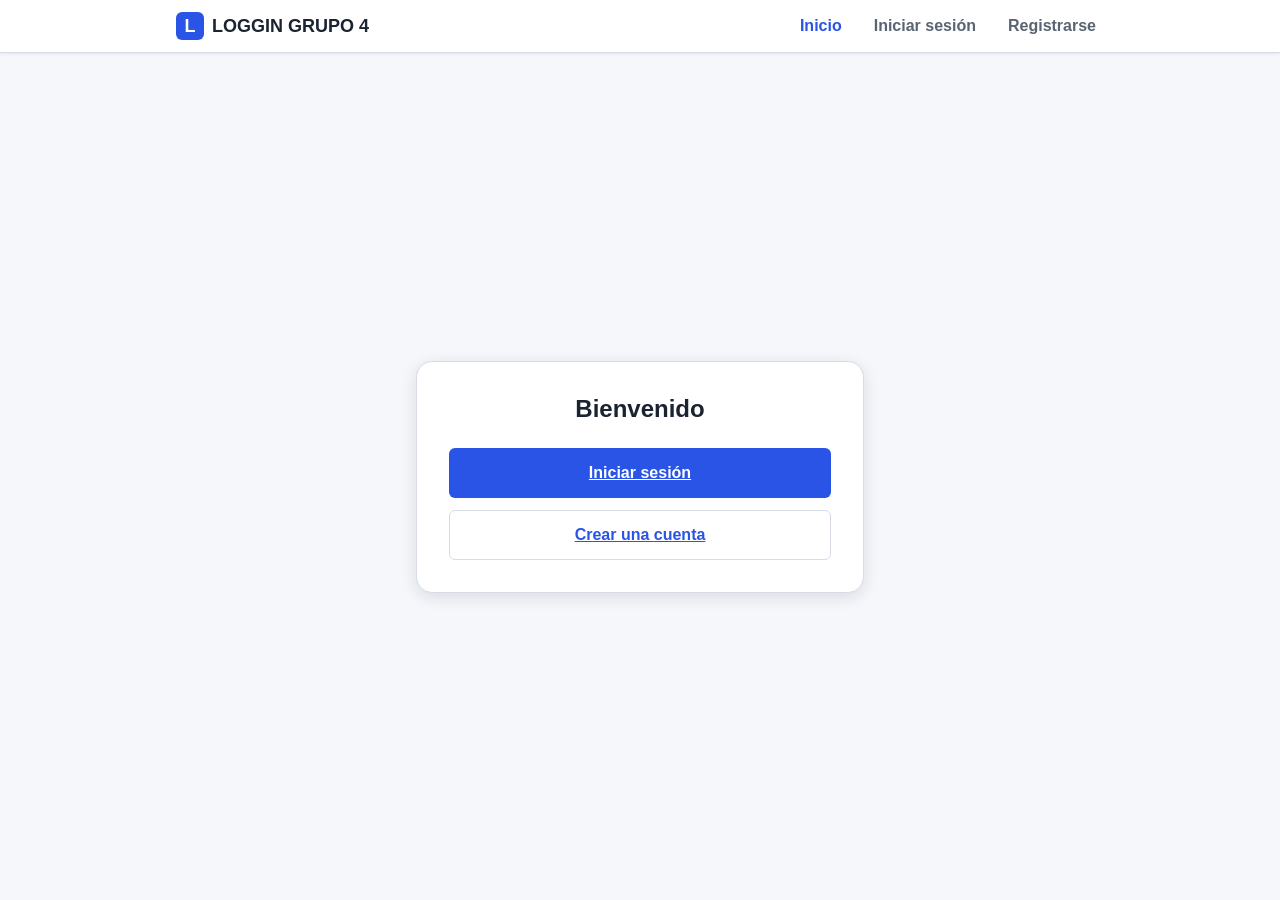
<file: frontend/index.html>
<!doctype html>
<html lang="es">
<head>
  <meta charset="UTF-8" />
  <meta name="viewport" content="width=device-width, initial-scale=1" />
  <title>LOGGIN GRUPO 4</title>
  <meta name="description" content="Plataforma base de microservicios: inicio" />
  <link rel="stylesheet" href="css/styles.css" />
</head>
<body>
  <a class="skip-link" href="#contenido-principal">Saltar al contenido principal</a>

  <div class="app-shell">
    <header class="navbar">
      <nav class="navbar__inner" aria-label="Navegación principal">
        <a class="navbar__brand" href="index.html">
          <span class="navbar__brand-icon" aria-hidden="true">L</span>
          LOGGIN GRUPO 4
        </a>
        <ul class="navbar__links">
          <li><a href="index.html" aria-current="page">Inicio</a></li>
          <li><a href="login.html">Iniciar sesión</a></li>
          <li><a href="registro.html">Registrarse</a></li>
        </ul>
      </nav>
    </header>

    <main id="contenido-principal" class="main-content">
      <div class="container">
        <section class="card">
          <div class="card__header">
            <h1 class="card__title">Bienvenido</h1>
          </div>

          <div class="stack">
            <a class="btn btn-primary" href="login.html">
              <span class="btn-label">Iniciar sesión</span>
            </a>
            <a class="btn btn-secondary" href="registro.html">
              <span class="btn-label">Crear una cuenta</span>
            </a>
          </div>
        </section>
      </div>
    </main>
  </div>
</body>
</html>
</file>
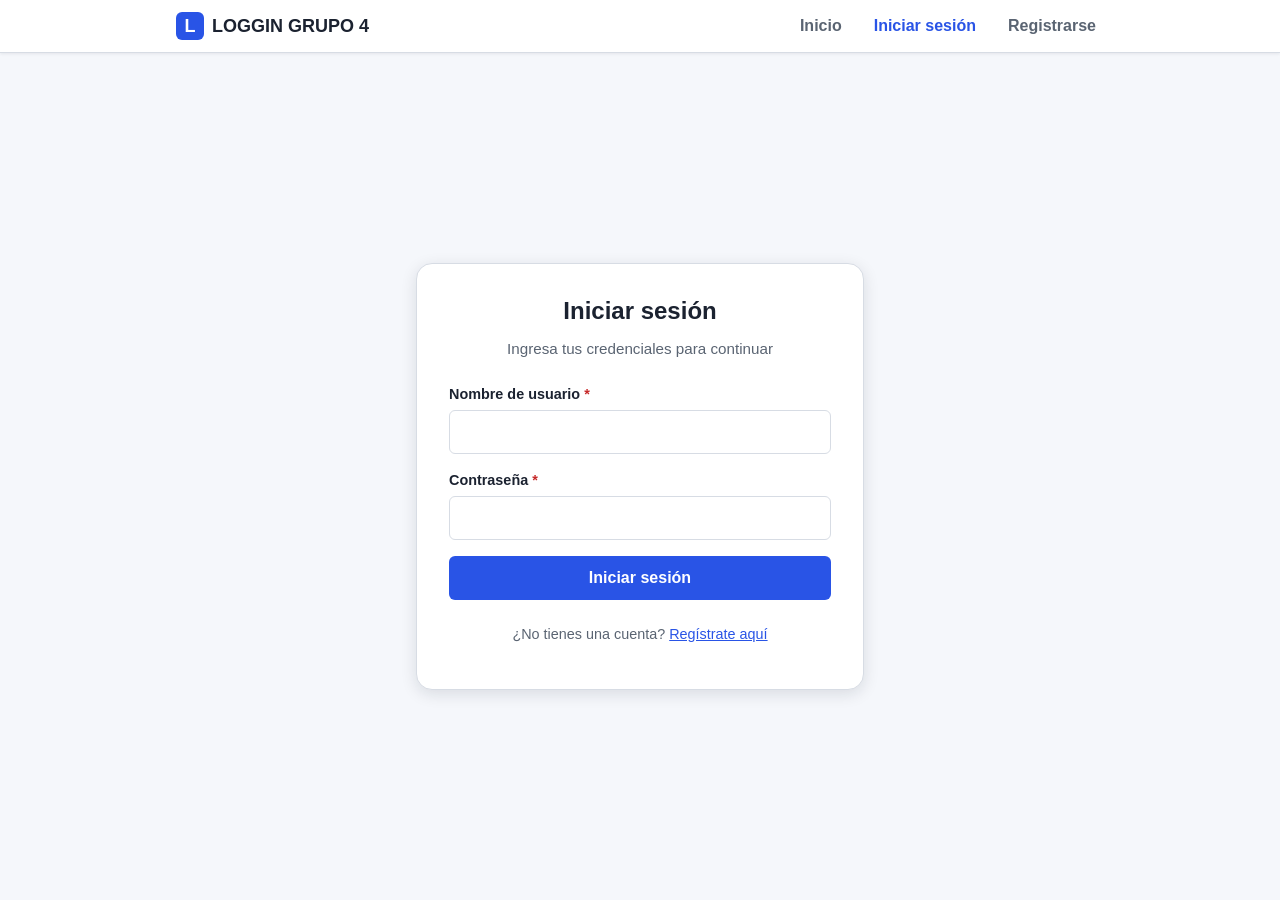
<file: frontend/admin-roles.html>
<!doctype html>
<html lang="es">
<head>
  <meta charset="UTF-8" />
  <meta name="viewport" content="width=device-width, initial-scale=1" />
  <title>Administrar roles · LOGGIN GRUPO 4</title>
  <meta name="description" content="Crear roles y asignarlos a usuarios" />
  <link rel="stylesheet" href="css/styles.css" />
</head>
<body>
  <a class="skip-link" href="#contenido-principal">Saltar al contenido principal</a>

  <div class="app-shell">
    <header class="navbar">
      <nav class="navbar__inner" aria-label="Navegación principal">
        <a class="navbar__brand" href="index.html">
          <span class="navbar__brand-icon" aria-hidden="true">L</span>
          LOGGIN GRUPO 4
        </a>
        <ul class="navbar__links">
          <li><a href="index.html">Inicio</a></li>
          <li><a href="perfil.html">Mi perfil</a></li>
          <li><a href="admin-roles.html" aria-current="page">Administrar roles</a></li>
        </ul>
      </nav>
    </header>

    <main id="contenido-principal" class="main-content">
      <div class="container">
        <section class="card" aria-labelledby="crear-rol-title">
          <div class="card__header">
            <h2 id="crear-rol-title" class="card__title">Crear rol</h2>
          </div>

          <form id="crear-rol-form" novalidate>
            <div class="form-field">
              <label class="form-label" for="rol-nombre">
                Nombre del rol <span class="required" aria-hidden="true">*</span>
              </label>
              <input class="form-input" type="text" id="rol-nombre" name="rol-nombre" required />
              <p class="form-error" id="rol-nombre-error" role="alert"></p>
            </div>

            <div class="form-field">
              <label class="form-label" for="rol-descripcion">Descripción</label>
              <input class="form-input" type="text" id="rol-descripcion" name="rol-descripcion" />
            </div>

            <button class="btn btn-primary" type="submit" id="crear-rol-submit">
              <span class="btn-label">Crear rol</span>
              <span class="spinner" aria-hidden="true"></span>
            </button>
          </form>
        </section>

        <section class="card" aria-labelledby="usuarios-title">
          <div class="card__header">
            <h2 id="usuarios-title" class="card__title">Usuarios y sus roles</h2>
          </div>

          <div id="usuarios-contenido" class="stack">
            <p>Cargando...</p>
          </div>
        </section>
      </div>
    </main>
  </div>

  <script src="js/app.js"></script>
  <script>
    const token = sessionStorage.getItem("token");
    let rolesDisponibles = [];

    if (!token) {
      window.location.href = "login.html";
    } else {
      verificarAcceso();
    }

    async function verificarAcceso() {
      try {
        const perfil = await apiRequest("/auth/me", {
          headers: { Authorization: `Bearer ${token}` },
        });
        if (!perfil.roles.includes("ADMIN")) {
          showToast("No tienes permisos de administrador.", "error");
          window.location.href = "perfil.html";
          return;
        }
        await cargarRoles();
        await cargarUsuarios();
      } catch (err) {
        showToast(err.message, "error");
        window.location.href = "login.html";
      }
    }

    async function cargarRoles() {
      rolesDisponibles = await apiRequest("/admin/roles", {
        headers: { Authorization: `Bearer ${token}` },
      });
    }

    async function cargarUsuarios() {
      const contenido = document.getElementById("usuarios-contenido");
      const usuarios = await apiRequest("/admin/usuarios", {
        headers: { Authorization: `Bearer ${token}` },
      });

      contenido.innerHTML = usuarios.map((usuario) => renderUsuario(usuario)).join("");

      usuarios.forEach((usuario) => {
        const form = document.getElementById(`asignar-form-${usuario.id}`);
        form.addEventListener("submit", (event) => manejarAsignar(event, usuario.id));

        const select = form.querySelector("select[name='rol']");
        const preview = document.getElementById(`preview-${usuario.id}`);
        select.addEventListener("change", () => {
          preview.textContent = textoPreview(select.value, usuario.roles);
        });

        usuario.roles.forEach((rol) => {
          const btn = document.getElementById(`quitar-${usuario.id}-${rol}`);
          if (btn) btn.addEventListener("click", () => manejarQuitar(usuario.id, rol));
        });
      });
    }

    function textoPreview(rolSeleccionado, rolesActuales) {
      if (rolesActuales.includes(rolSeleccionado)) {
        return `El usuario ya tiene el rol ${rolSeleccionado}.`;
      }
      return `Se guardará al presionar el botón: ${rolSeleccionado}`;
    }

    function renderUsuario(usuario) {
      const badges = usuario.roles
        .map(
          (rol) => `
            <span class="badge">
              ${escapeHtml(rol)}
              <button type="button" id="quitar-${usuario.id}-${escapeHtml(rol)}" class="badge-remove" aria-label="Quitar rol ${escapeHtml(rol)}">×</button>
            </span>`
        )
        .join(" ");

      const opciones = rolesDisponibles
        .map((rol) => `<option value="${escapeHtml(rol.nombre)}">${escapeHtml(rol.nombre)}</option>`)
        .join("");

      const tieneRoles = usuario.roles.length > 0;
      const etiquetaBoton = tieneRoles ? "Cambiar rol" : "Asignar rol";
      const primeraOpcion = rolesDisponibles[0]?.nombre;

      return `
        <div class="usuario-row">
          <p><strong>${escapeHtml(usuario.nombreUsuario)}</strong> (${escapeHtml(usuario.email)})</p>
          <p>${badges || "Sin roles asignados"}</p>
          <form id="asignar-form-${usuario.id}" class="asignar-form" data-roles-actuales="${escapeHtml(usuario.roles.join(","))}">
            <select class="form-input" name="rol">${opciones}</select>
            <button class="btn btn-secondary" type="submit">${etiquetaBoton}</button>
          </form>
          <p class="form-hint" id="preview-${usuario.id}">${escapeHtml(textoPreview(primeraOpcion, usuario.roles))}</p>
        </div>
        <hr />
      `;
    }

    function manejarErrorSesion(err) {
      showToast(err.message, "error");
      if (err.status === 401) {
        sessionStorage.removeItem("token");
        sessionStorage.removeItem("nombreUsuario");
      }
    }

    async function manejarAsignar(event, usuarioId) {
      event.preventDefault();
      const form = event.target;
      const select = form.querySelector("select[name='rol']");
      const rolNuevo = select.value;
      const rolesActuales = form.dataset.rolesActuales
        ? form.dataset.rolesActuales.split(",").filter(Boolean)
        : [];

      if (rolesActuales.includes(rolNuevo)) {
        showToast(`El usuario ya tiene el rol ${rolNuevo}.`, "info");
        return;
      }

      try {
        for (const rolAnterior of rolesActuales) {
          await apiRequest(`/admin/usuarios/${usuarioId}/roles/${rolAnterior}`, {
            method: "DELETE",
            headers: { Authorization: `Bearer ${token}` },
          });
        }

        await apiRequest(`/admin/usuarios/${usuarioId}/roles`, {
          method: "POST",
          headers: { Authorization: `Bearer ${token}` },
          body: JSON.stringify({ nombreRol: rolNuevo }),
        });

        showToast(`Rol ${rolNuevo} asignado correctamente.`, "success");
        await cargarUsuarios();
      } catch (err) {
        manejarErrorSesion(err);
        await cargarUsuarios();
      }
    }

    async function manejarQuitar(usuarioId, nombreRol) {
      try {
        await apiRequest(`/admin/usuarios/${usuarioId}/roles/${nombreRol}`, {
          method: "DELETE",
          headers: { Authorization: `Bearer ${token}` },
        });
        showToast(`Rol ${nombreRol} eliminado correctamente.`, "success");
        await cargarUsuarios();
      } catch (err) {
        manejarErrorSesion(err);
      }
    }

    const crearRolForm = document.getElementById("crear-rol-form");
    const crearRolSubmit = document.getElementById("crear-rol-submit");

    const { validarTodo } = attachRealtimeValidation(crearRolForm, {
      "rol-nombre": [VALIDADORES.required],
    });

    crearRolForm.addEventListener("submit", async (event) => {
      event.preventDefault();
      if (!validarTodo()) {
        showToast("Revisa los campos marcados en rojo.", "error");
        return;
      }

      setButtonLoading(crearRolSubmit, true);
      try {
        await apiRequest("/admin/roles", {
          method: "POST",
          headers: { Authorization: `Bearer ${token}` },
          body: JSON.stringify({
            nombre: document.getElementById("rol-nombre").value.trim(),
            descripcion: document.getElementById("rol-descripcion").value.trim(),
          }),
        });
        showToast("Rol creado correctamente.", "success");
        crearRolForm.reset();
        await cargarRoles();
        await cargarUsuarios();
      } catch (err) {
        aplicarErroresBackend(err.errores);
        manejarErrorSesion(err);
      } finally {
        setButtonLoading(crearRolSubmit, false);
      }
    });
  </script>
</body>
</html>
</file>
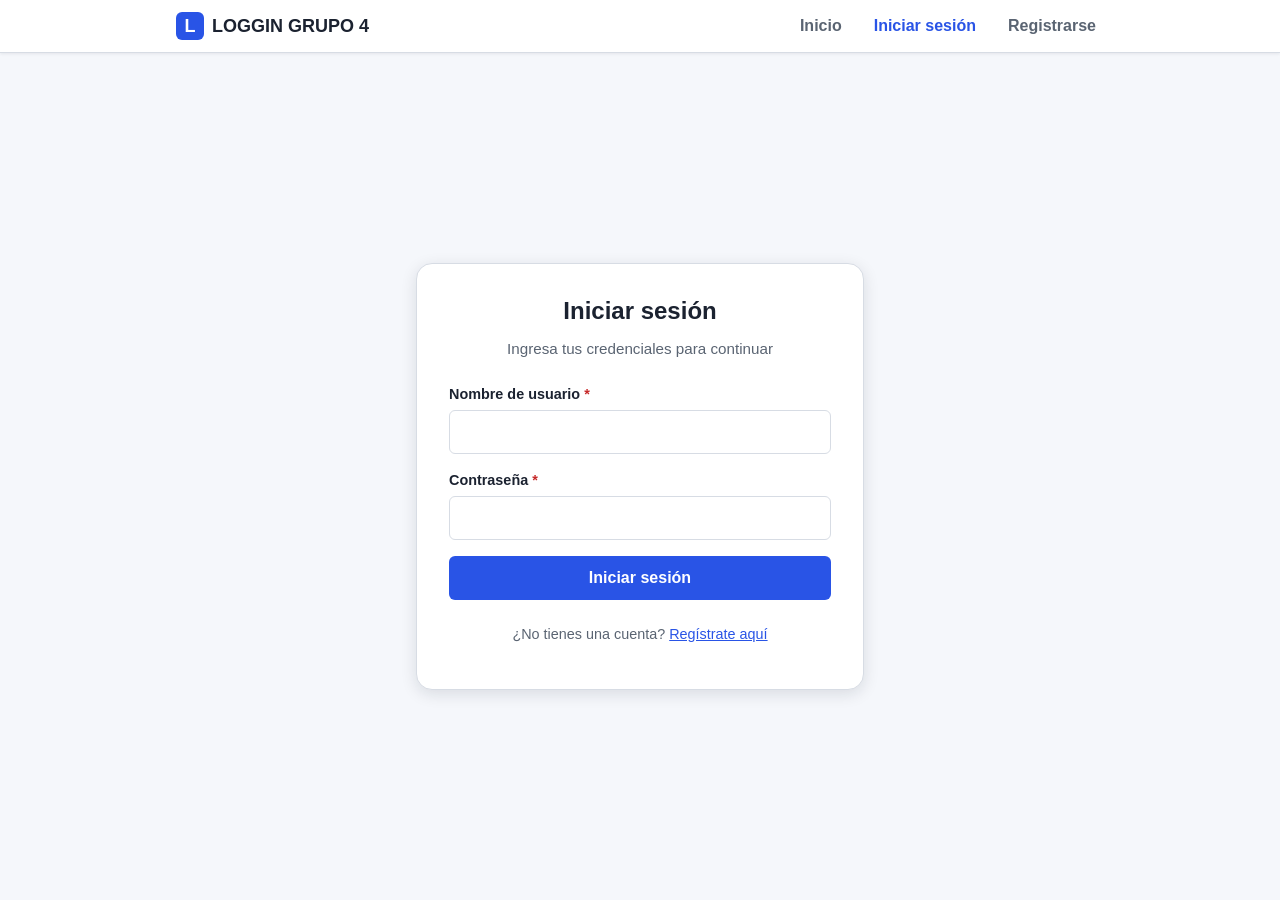
<file: frontend/login.html>
<!doctype html>
<html lang="es">
<head>
  <meta charset="UTF-8" />
  <meta name="viewport" content="width=device-width, initial-scale=1" />
  <title>Iniciar sesión · LOGGIN GRUPO 4</title>
  <meta name="description" content="Inicia sesión en tu cuenta" />
  <link rel="stylesheet" href="css/styles.css" />
</head>
<body>
  <a class="skip-link" href="#contenido-principal">Saltar al contenido principal</a>

  <div class="app-shell">
    <header class="navbar">
      <nav class="navbar__inner" aria-label="Navegación principal">
        <a class="navbar__brand" href="index.html">
          <span class="navbar__brand-icon" aria-hidden="true">L</span>
          LOGGIN GRUPO 4
        </a>
        <ul class="navbar__links">
          <li><a href="index.html">Inicio</a></li>
          <li><a href="login.html" aria-current="page">Iniciar sesión</a></li>
          <li><a href="registro.html">Registrarse</a></li>
        </ul>
      </nav>
    </header>

    <main id="contenido-principal" class="main-content">
      <div class="container">
        <section class="card" aria-labelledby="login-title">
          <div class="card__header">
            <h1 id="login-title" class="card__title">Iniciar sesión</h1>
            <p class="card__subtitle">Ingresa tus credenciales para continuar</p>
          </div>

          <form id="login-form" novalidate>
            <div class="form-field">
              <label class="form-label" for="nombreUsuario">
                Nombre de usuario <span class="required" aria-hidden="true">*</span>
              </label>
              <input
                class="form-input"
                type="text"
                id="nombreUsuario"
                name="nombreUsuario"
                autocomplete="username"
                required
                aria-describedby="nombreUsuario-error"
              />
              <p class="form-error" id="nombreUsuario-error" role="alert"></p>
            </div>

            <div class="form-field">
              <label class="form-label" for="password">
                Contraseña <span class="required" aria-hidden="true">*</span>
              </label>
              <input
                class="form-input"
                type="password"
                id="password"
                name="password"
                autocomplete="current-password"
                required
                aria-describedby="password-error"
              />
              <p class="form-error" id="password-error" role="alert"></p>
            </div>

            <button class="btn btn-primary" type="submit" id="login-submit">
              <span class="btn-label">Iniciar sesión</span>
              <span class="spinner" aria-hidden="true"></span>
            </button>
          </form>

          <p class="form-footer">
            ¿No tienes una cuenta? <a href="registro.html">Regístrate aquí</a>
          </p>
        </section>
      </div>
    </main>
  </div>

  <script src="js/app.js"></script>
  <script>
    const form = document.getElementById("login-form");
    const submitBtn = document.getElementById("login-submit");

    const { validarTodo } = attachRealtimeValidation(form, {
      nombreUsuario: [VALIDADORES.required],
      password: [VALIDADORES.required],
    });

    form.addEventListener("submit", async (event) => {
      event.preventDefault();
      if (!validarTodo()) {
        showToast("Revisa los campos marcados en rojo.", "error");
        return;
      }

      setButtonLoading(submitBtn, true);
      try {
        const data = await apiRequest("/auth/login", {
          method: "POST",
          body: JSON.stringify({
            nombreUsuario: document.getElementById("nombreUsuario").value.trim(),
            password: document.getElementById("password").value,
          }),
        });

        sessionStorage.setItem("token", data.token);
        sessionStorage.setItem("nombreUsuario", data.nombreUsuario);
        showToast("Inicio de sesión exitoso.", "success");
        window.setTimeout(() => {
          window.location.href = "perfil.html";
        }, 800);
      } catch (err) {
        aplicarErroresBackend(err.errores);
        showToast(err.message, "error");
      } finally {
        setButtonLoading(submitBtn, false);
      }
    });
  </script>
</body>
</html>
</file>
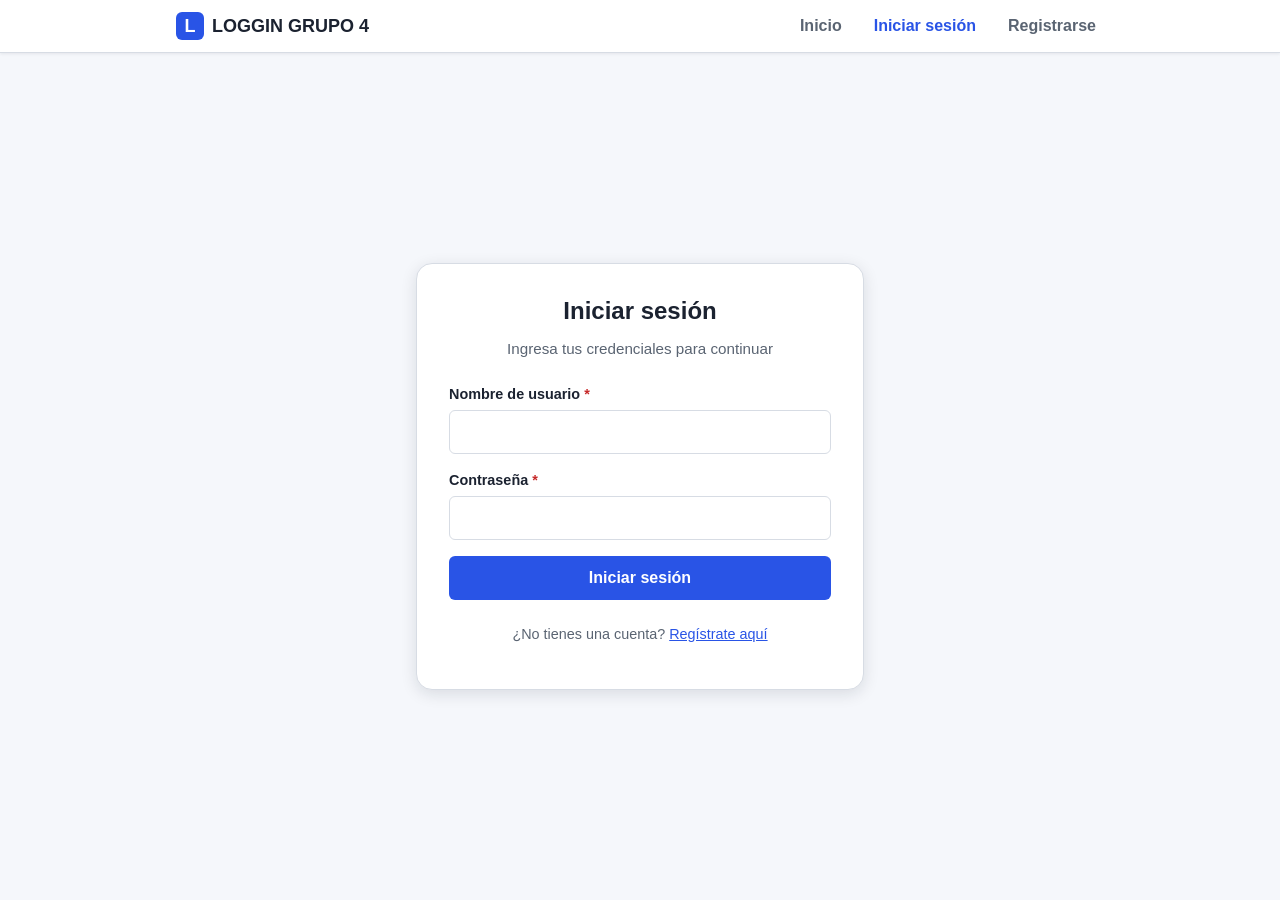
<file: frontend/perfil.html>
<!doctype html>
<html lang="es">
<head>
  <meta charset="UTF-8" />
  <meta name="viewport" content="width=device-width, initial-scale=1" />
  <title>Mi perfil · LOGGIN GRUPO 4</title>
  <meta name="description" content="Perfil del usuario autenticado y sus roles" />
  <link rel="stylesheet" href="css/styles.css" />
</head>
<body>
  <a class="skip-link" href="#contenido-principal">Saltar al contenido principal</a>

  <div class="app-shell">
    <header class="navbar">
      <nav class="navbar__inner" aria-label="Navegación principal">
        <a class="navbar__brand" href="index.html">
          <span class="navbar__brand-icon" aria-hidden="true">L</span>
          LOGGIN GRUPO 4
        </a>
        <ul class="navbar__links">
          <li><a href="index.html">Inicio</a></li>
          <li><a href="perfil.html" aria-current="page">Mi perfil</a></li>
        </ul>
      </nav>
    </header>

    <main id="contenido-principal" class="main-content">
      <div class="container">
        <section class="card" aria-labelledby="perfil-title">
          <div class="card__header">
            <h1 id="perfil-title" class="card__title">Mi perfil</h1>
            <p class="card__subtitle">Datos de la cuenta y roles asignados</p>
          </div>

          <div id="perfil-contenido" class="stack">
            <p>Cargando...</p>
          </div>

          <button class="btn btn-secondary" type="button" id="logout-btn">
            <span class="btn-label">Cerrar sesión</span>
          </button>
        </section>
      </div>
    </main>
  </div>

  <script src="js/app.js"></script>
  <script>
    const token = sessionStorage.getItem("token");

    if (!token) {
      window.location.href = "login.html";
    } else {
      cargarPerfil();
    }

    async function cargarPerfil() {
      const contenido = document.getElementById("perfil-contenido");
      try {
        const perfil = await apiRequest("/auth/me", {
          headers: { Authorization: `Bearer ${token}` },
        });

        const badges = perfil.roles
          .map((rol) => `<span class="badge">${escapeHtml(rol)}</span>`)
          .join(" ");

        contenido.innerHTML = `
          <p><strong>Usuario:</strong> ${escapeHtml(perfil.nombreUsuario)}</p>
          <p><strong>Correo:</strong> ${escapeHtml(perfil.email)}</p>
          <p><strong>Roles:</strong> ${badges || "Sin roles asignados"}</p>
        `;

        if (perfil.roles.includes("ADMIN")) {
          const navLinks = document.querySelector(".navbar__links");
          const li = document.createElement("li");
          li.innerHTML = `<a href="admin-roles.html">Administrar roles</a>`;
          navLinks.appendChild(li);
        }
      } catch (err) {
        showToast(err.message, "error");
        if (err.status === 401 || err.status === 403) {
          sessionStorage.removeItem("token");
          window.location.href = "login.html";
        }
      }
    }

    document.getElementById("logout-btn").addEventListener("click", () => {
      sessionStorage.removeItem("token");
      sessionStorage.removeItem("nombreUsuario");
      window.location.href = "login.html";
    });
  </script>
</body>
</html>
</file>
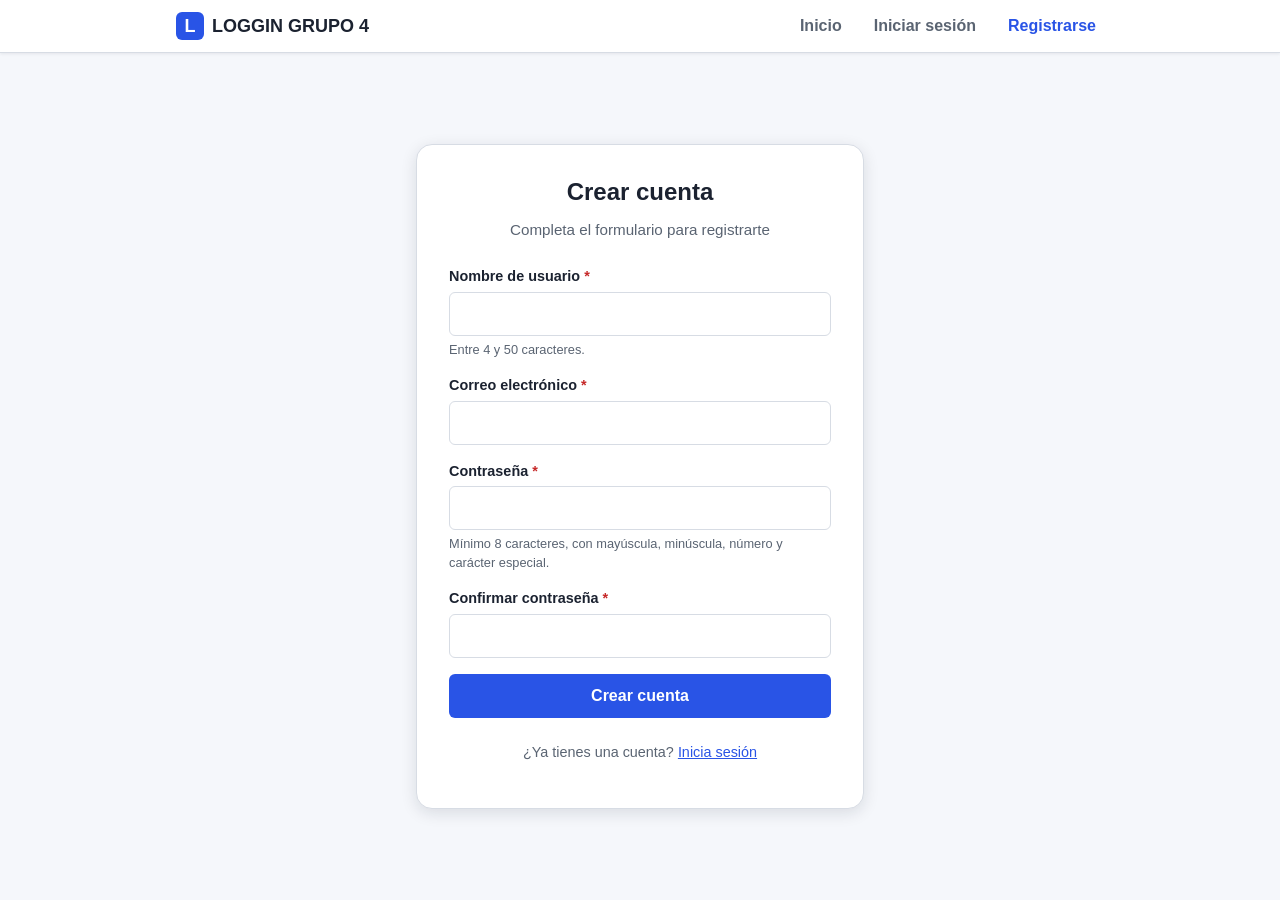
<file: frontend/registro.html>
<!doctype html>
<html lang="es">
<head>
  <meta charset="UTF-8" />
  <meta name="viewport" content="width=device-width, initial-scale=1" />
  <title>Crear cuenta · LOGGIN GRUPO 4</title>
  <meta name="description" content="Crea una nueva cuenta" />
  <link rel="stylesheet" href="css/styles.css" />
</head>
<body>
  <a class="skip-link" href="#contenido-principal">Saltar al contenido principal</a>

  <div class="app-shell">
    <header class="navbar">
      <nav class="navbar__inner" aria-label="Navegación principal">
        <a class="navbar__brand" href="index.html">
          <span class="navbar__brand-icon" aria-hidden="true">L</span>
          LOGGIN GRUPO 4
        </a>
        <ul class="navbar__links">
          <li><a href="index.html">Inicio</a></li>
          <li><a href="login.html">Iniciar sesión</a></li>
          <li><a href="registro.html" aria-current="page">Registrarse</a></li>
        </ul>
      </nav>
    </header>

    <main id="contenido-principal" class="main-content">
      <div class="container">
        <section class="card" aria-labelledby="registro-title">
          <div class="card__header">
            <h1 id="registro-title" class="card__title">Crear cuenta</h1>
            <p class="card__subtitle">Completa el formulario para registrarte</p>
          </div>

          <form id="registro-form" novalidate>
            <div class="form-field">
              <label class="form-label" for="nombreUsuario">
                Nombre de usuario <span class="required" aria-hidden="true">*</span>
              </label>
              <input
                class="form-input"
                type="text"
                id="nombreUsuario"
                name="nombreUsuario"
                autocomplete="username"
                required
                aria-describedby="nombreUsuario-error nombreUsuario-hint"
              />
              <p class="form-hint" id="nombreUsuario-hint">Entre 4 y 50 caracteres.</p>
              <p class="form-error" id="nombreUsuario-error" role="alert"></p>
            </div>

            <div class="form-field">
              <label class="form-label" for="email">
                Correo electrónico <span class="required" aria-hidden="true">*</span>
              </label>
              <input
                class="form-input"
                type="email"
                id="email"
                name="email"
                autocomplete="email"
                required
                aria-describedby="email-error"
              />
              <p class="form-error" id="email-error" role="alert"></p>
            </div>

            <div class="form-field">
              <label class="form-label" for="password">
                Contraseña <span class="required" aria-hidden="true">*</span>
              </label>
              <input
                class="form-input"
                type="password"
                id="password"
                name="password"
                autocomplete="new-password"
                required
                aria-describedby="password-error password-hint"
              />
              <p class="form-hint" id="password-hint">
                Mínimo 8 caracteres, con mayúscula, minúscula, número y carácter especial.
              </p>
              <p class="form-error" id="password-error" role="alert"></p>
            </div>

            <div class="form-field">
              <label class="form-label" for="confirmarPassword">
                Confirmar contraseña <span class="required" aria-hidden="true">*</span>
              </label>
              <input
                class="form-input"
                type="password"
                id="confirmarPassword"
                name="confirmarPassword"
                autocomplete="new-password"
                required
                aria-describedby="confirmarPassword-error"
              />
              <p class="form-error" id="confirmarPassword-error" role="alert"></p>
            </div>

            <button class="btn btn-primary" type="submit" id="registro-submit">
              <span class="btn-label">Crear cuenta</span>
              <span class="spinner" aria-hidden="true"></span>
            </button>
          </form>

          <p class="form-footer">
            ¿Ya tienes una cuenta? <a href="login.html">Inicia sesión</a>
          </p>
        </section>
      </div>
    </main>
  </div>

  <script src="js/app.js"></script>
  <script>
    const form = document.getElementById("registro-form");
    const submitBtn = document.getElementById("registro-submit");

    const { validarTodo } = attachRealtimeValidation(form, {
      nombreUsuario: [VALIDADORES.required, VALIDADORES.minLength(4)],
      email: [VALIDADORES.required, VALIDADORES.email],
      password: [VALIDADORES.required, VALIDADORES.passwordSegura],
      confirmarPassword: [
        VALIDADORES.required,
        VALIDADORES.match("password", "la contraseña"),
      ],
    });

    form.addEventListener("submit", async (event) => {
      event.preventDefault();
      if (!validarTodo()) {
        showToast("Revisa los campos marcados en rojo.", "error");
        return;
      }

      setButtonLoading(submitBtn, true);
      try {
        await apiRequest("/auth/register", {
          method: "POST",
          body: JSON.stringify({
            nombreUsuario: document.getElementById("nombreUsuario").value.trim(),
            email: document.getElementById("email").value.trim(),
            password: document.getElementById("password").value,
          }),
        });

        showToast("Cuenta creada correctamente. Ya puedes iniciar sesión.", "success");
        form.reset();
        window.setTimeout(() => {
          window.location.href = "login.html";
        }, 1200);
      } catch (err) {
        aplicarErroresBackend(err.errores);
        showToast(err.message, "error");
      } finally {
        setButtonLoading(submitBtn, false);
      }
    });
  </script>
</body>
</html>
</file>
<file: frontend/css/styles.css>
/* =========================================================
   Design tokens
   ========================================================= */
:root {
  --color-primary: #2954e6;
  --color-primary-dark: #1c3ea8;
  --color-primary-contrast: #ffffff;

  --color-success: #1f8a4c;
  --color-danger: #c62828;
  --color-warning: #b8860b;

  --color-bg: #f5f7fb;
  --color-surface: #ffffff;
  --color-border: #d7dce4;
  --color-text: #1b2230;
  --color-text-muted: #5a6472;

  --radius-sm: 6px;
  --radius-md: 10px;
  --radius-lg: 16px;

  --space-1: 0.25rem;
  --space-2: 0.5rem;
  --space-3: 0.75rem;
  --space-4: 1rem;
  --space-5: 1.5rem;
  --space-6: 2rem;
  --space-8: 3rem;

  --font-base: "Segoe UI", Roboto, Helvetica, Arial, sans-serif;
  --shadow-sm: 0 1px 3px rgba(15, 23, 42, 0.08);
  --shadow-md: 0 4px 16px rgba(15, 23, 42, 0.12);

  --focus-ring: 3px solid #ffb703;
}

@media (prefers-color-scheme: dark) {
  :root {
    --color-bg: #10141c;
    --color-surface: #1a2130;
    --color-border: #2b3548;
    --color-text: #e8ecf4;
    --color-text-muted: #9aa5b8;
    --shadow-sm: 0 1px 3px rgba(0, 0, 0, 0.4);
    --shadow-md: 0 4px 16px rgba(0, 0, 0, 0.5);
  }
}

/* =========================================================
   Reset & base
   ========================================================= */
*, *::before, *::after {
  box-sizing: border-box;
}

html {
  -webkit-text-size-adjust: 100%;
}

body {
  margin: 0;
  min-height: 100vh;
  font-family: var(--font-base);
  background-color: var(--color-bg);
  color: var(--color-text);
  line-height: 1.5;
}

img {
  max-width: 100%;
  display: block;
}

h1, h2, h3, h4 {
  line-height: 1.25;
  margin: 0 0 var(--space-3);
}

p {
  margin: 0 0 var(--space-3);
}

a {
  color: var(--color-primary);
}

/* Visually hide content but keep it available to screen readers */
.visually-hidden {
  position: absolute;
  width: 1px;
  height: 1px;
  padding: 0;
  margin: -1px;
  overflow: hidden;
  clip: rect(0, 0, 0, 0);
  white-space: nowrap;
  border: 0;
}

.skip-link {
  position: absolute;
  left: -999px;
  top: auto;
  background: var(--color-primary);
  color: var(--color-primary-contrast);
  padding: var(--space-2) var(--space-4);
  z-index: 1000;
  border-radius: var(--radius-sm);
}

.skip-link:focus {
  left: var(--space-3);
  top: var(--space-3);
}

/* Consistent keyboard-only focus ring (WCAG 2.4.7) */
:focus {
  outline: none;
}

:focus-visible {
  outline: var(--focus-ring);
  outline-offset: 2px;
  border-radius: var(--radius-sm);
}

/* =========================================================
   Layout
   ========================================================= */
.app-shell {
  display: flex;
  flex-direction: column;
  min-height: 100vh;
}

.container {
  width: 100%;
  max-width: 480px;
  margin-inline: auto;
  padding-inline: var(--space-4);
}

.main-content {
  flex: 1;
  display: flex;
  align-items: center;
  justify-content: center;
  padding-block: var(--space-6);
}

/* =========================================================
   Navbar
   ========================================================= */
.navbar {
  background-color: var(--color-surface);
  border-bottom: 1px solid var(--color-border);
  box-shadow: var(--shadow-sm);
}

.navbar__inner {
  max-width: 960px;
  margin-inline: auto;
  padding: var(--space-3) var(--space-4);
  display: flex;
  align-items: center;
  justify-content: space-between;
  gap: var(--space-3);
}

.navbar__brand {
  display: flex;
  align-items: center;
  gap: var(--space-2);
  font-weight: 700;
  font-size: 1.125rem;
  color: var(--color-text);
  text-decoration: none;
}

.navbar__brand-icon {
  width: 28px;
  height: 28px;
  border-radius: var(--radius-sm);
  background: var(--color-primary);
  color: var(--color-primary-contrast);
  display: flex;
  align-items: center;
  justify-content: center;
  font-weight: 700;
}

.navbar__links {
  list-style: none;
  display: flex;
  gap: var(--space-4);
  margin: 0;
  padding: 0;
}

.navbar__links a {
  text-decoration: none;
  color: var(--color-text-muted);
  font-weight: 600;
  padding: var(--space-1) var(--space-2);
  border-radius: var(--radius-sm);
}

.navbar__links a[aria-current="page"] {
  color: var(--color-primary);
}

.navbar__links a:hover {
  color: var(--color-primary);
}

/* =========================================================
   Card
   ========================================================= */
.card {
  background-color: var(--color-surface);
  border: 1px solid var(--color-border);
  border-radius: var(--radius-lg);
  box-shadow: var(--shadow-md);
  padding: var(--space-6);
  width: 100%;
}

.card__header {
  margin-bottom: var(--space-5);
  text-align: center;
}

.card__title {
  font-size: 1.5rem;
}

.card__subtitle {
  color: var(--color-text-muted);
  font-size: 0.95rem;
}

/* =========================================================
   Forms
   ========================================================= */
.form-field {
  margin-bottom: var(--space-4);
}

.form-label {
  display: block;
  font-weight: 600;
  font-size: 0.9rem;
  margin-bottom: var(--space-1);
}

.form-label .required {
  color: var(--color-danger);
}

.form-input {
  width: 100%;
  padding: var(--space-3);
  font-size: 1rem;
  font-family: inherit;
  color: var(--color-text);
  background-color: var(--color-surface);
  border: 1px solid var(--color-border);
  border-radius: var(--radius-sm);
  transition: border-color 0.15s ease;
}

.form-input::placeholder {
  color: var(--color-text-muted);
}

.form-input[aria-invalid="true"] {
  border-color: var(--color-danger);
}

.form-hint {
  font-size: 0.8rem;
  color: var(--color-text-muted);
  margin-top: var(--space-1);
}

.form-error {
  display: flex;
  align-items: center;
  gap: var(--space-1);
  font-size: 0.8rem;
  color: var(--color-danger);
  margin-top: var(--space-1);
  min-height: 1.1em;
}

.form-error:empty {
  display: none;
}

/* =========================================================
   Buttons
   ========================================================= */
.btn {
  display: inline-flex;
  align-items: center;
  justify-content: center;
  gap: var(--space-2);
  width: 100%;
  padding: var(--space-3) var(--space-4);
  font-size: 1rem;
  font-weight: 600;
  font-family: inherit;
  border-radius: var(--radius-sm);
  border: 1px solid transparent;
  cursor: pointer;
  transition: background-color 0.15s ease, opacity 0.15s ease;
}

.btn-primary {
  background-color: var(--color-primary);
  color: var(--color-primary-contrast);
}

.btn-primary:hover:not(:disabled) {
  background-color: var(--color-primary-dark);
}

.btn-secondary {
  background-color: transparent;
  color: var(--color-primary);
  border-color: var(--color-border);
}

.btn-secondary:hover:not(:disabled) {
  background-color: var(--color-bg);
}

.btn:disabled {
  opacity: 0.65;
  cursor: not-allowed;
}

.btn .spinner {
  display: none;
}

.btn.is-loading .spinner {
  display: inline-flex;
}

.btn.is-loading .btn-label {
  visibility: hidden;
  position: absolute;
}

.btn.is-loading {
  position: relative;
}

/* =========================================================
   Spinner
   ========================================================= */
.spinner {
  width: 1.1em;
  height: 1.1em;
  border: 2px solid rgba(255, 255, 255, 0.4);
  border-top-color: currentColor;
  border-radius: 50%;
  animation: spin 0.7s linear infinite;
}

.btn-secondary .spinner {
  border-color: rgba(41, 84, 230, 0.25);
  border-top-color: var(--color-primary);
}

@keyframes spin {
  to { transform: rotate(360deg); }
}

@media (prefers-reduced-motion: reduce) {
  .spinner {
    animation-duration: 1.4s;
  }
}

/* =========================================================
   Skeleton loading state
   ========================================================= */
.skeleton {
  background: linear-gradient(90deg, var(--color-border) 25%, var(--color-bg) 50%, var(--color-border) 75%);
  background-size: 200% 100%;
  animation: shimmer 1.4s ease infinite;
  border-radius: var(--radius-sm);
}

@keyframes shimmer {
  0% { background-position: 200% 0; }
  100% { background-position: -200% 0; }
}

/* =========================================================
   Toast notifications
   ========================================================= */
.toast-region {
  position: fixed;
  top: var(--space-4);
  right: var(--space-4);
  left: var(--space-4);
  display: flex;
  flex-direction: column;
  gap: var(--space-2);
  z-index: 2000;
  pointer-events: none;
}

@media (min-width: 480px) {
  .toast-region {
    left: auto;
    width: 320px;
  }
}

.toast {
  pointer-events: auto;
  display: flex;
  align-items: flex-start;
  gap: var(--space-2);
  padding: var(--space-3) var(--space-4);
  border-radius: var(--radius-md);
  box-shadow: var(--shadow-md);
  background-color: var(--color-surface);
  border-left: 4px solid var(--color-primary);
  font-size: 0.9rem;
  animation: toast-in 0.2s ease;
}

.toast--success { border-left-color: var(--color-success); }
.toast--error { border-left-color: var(--color-danger); }

@keyframes toast-in {
  from { opacity: 0; transform: translateY(-6px); }
  to { opacity: 1; transform: translateY(0); }
}

/* =========================================================
   Footer / links row
   ========================================================= */
.form-footer {
  text-align: center;
  margin-top: var(--space-5);
  font-size: 0.9rem;
  color: var(--color-text-muted);
}

.divider {
  height: 1px;
  background-color: var(--color-border);
  border: none;
  margin: var(--space-5) 0;
}

/* =========================================================
   Utility
   ========================================================= */
.stack {
  display: flex;
  flex-direction: column;
  gap: var(--space-3);
}

.badge {
  display: inline-flex;
  align-items: center;
  gap: var(--space-1);
  padding: var(--space-1) var(--space-3);
  border-radius: var(--radius-lg);
  background-color: var(--color-primary);
  color: var(--color-primary-contrast);
  font-size: 0.85rem;
  font-weight: 600;
}

.badge-remove {
  border: none;
  background: transparent;
  color: inherit;
  cursor: pointer;
  font-size: 1rem;
  line-height: 1;
  padding: 0;
}

.usuario-row {
  padding: var(--space-3) 0;
}

.asignar-form {
  display: flex;
  gap: var(--space-2);
  margin-top: var(--space-2);
}

.asignar-form select {
  flex: 1;
}
</file>
